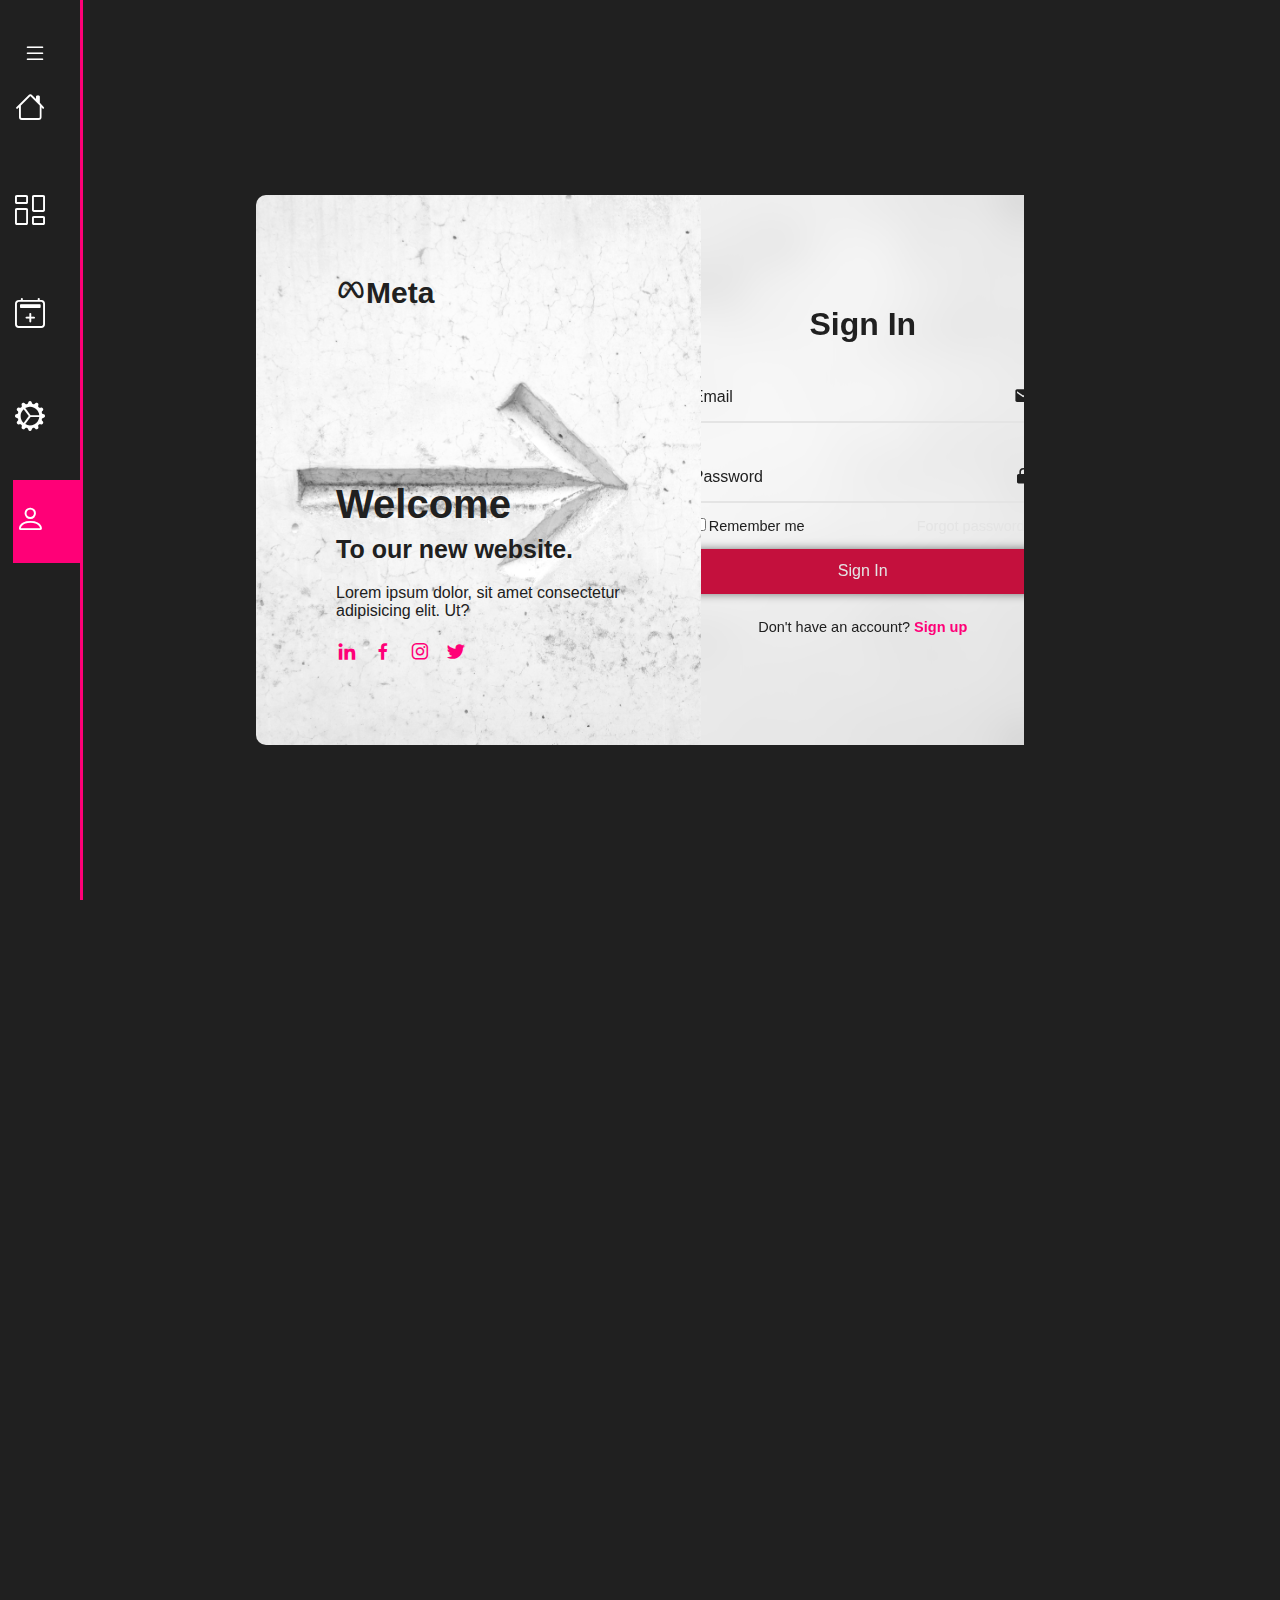
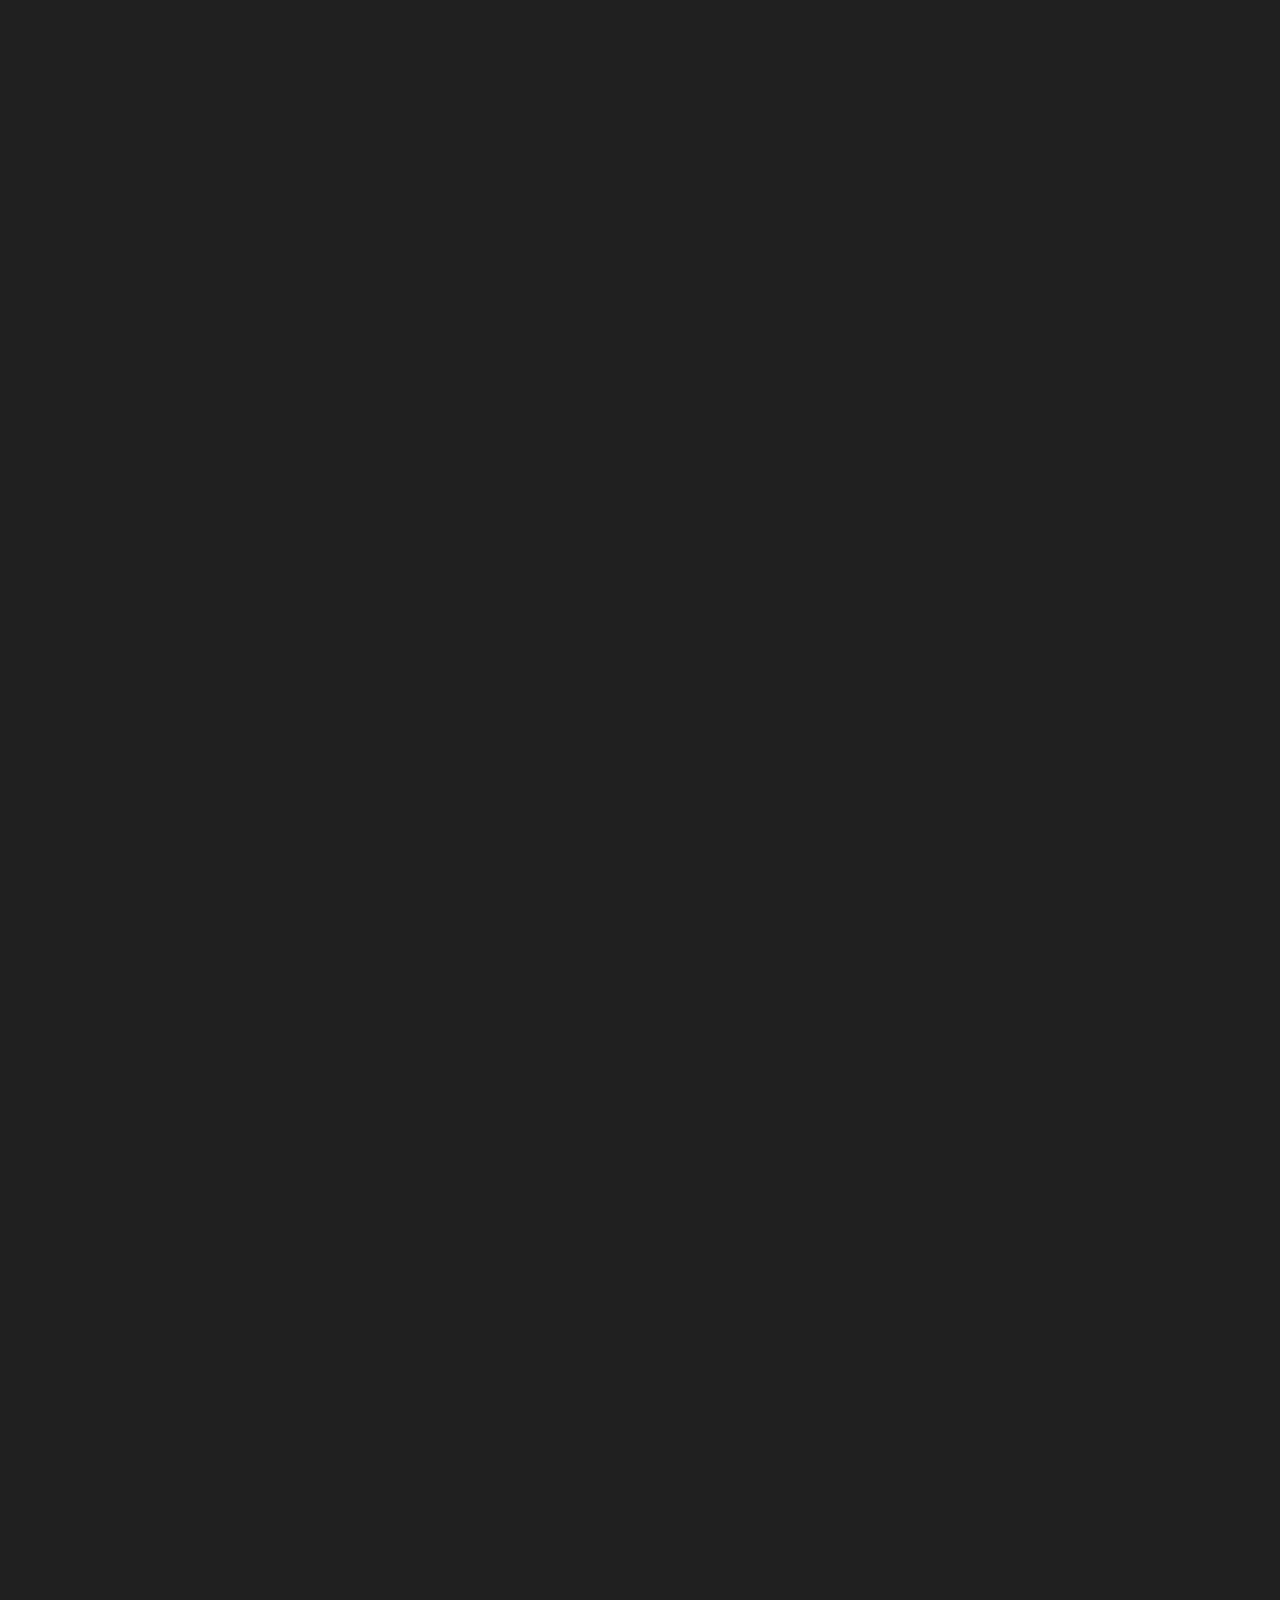
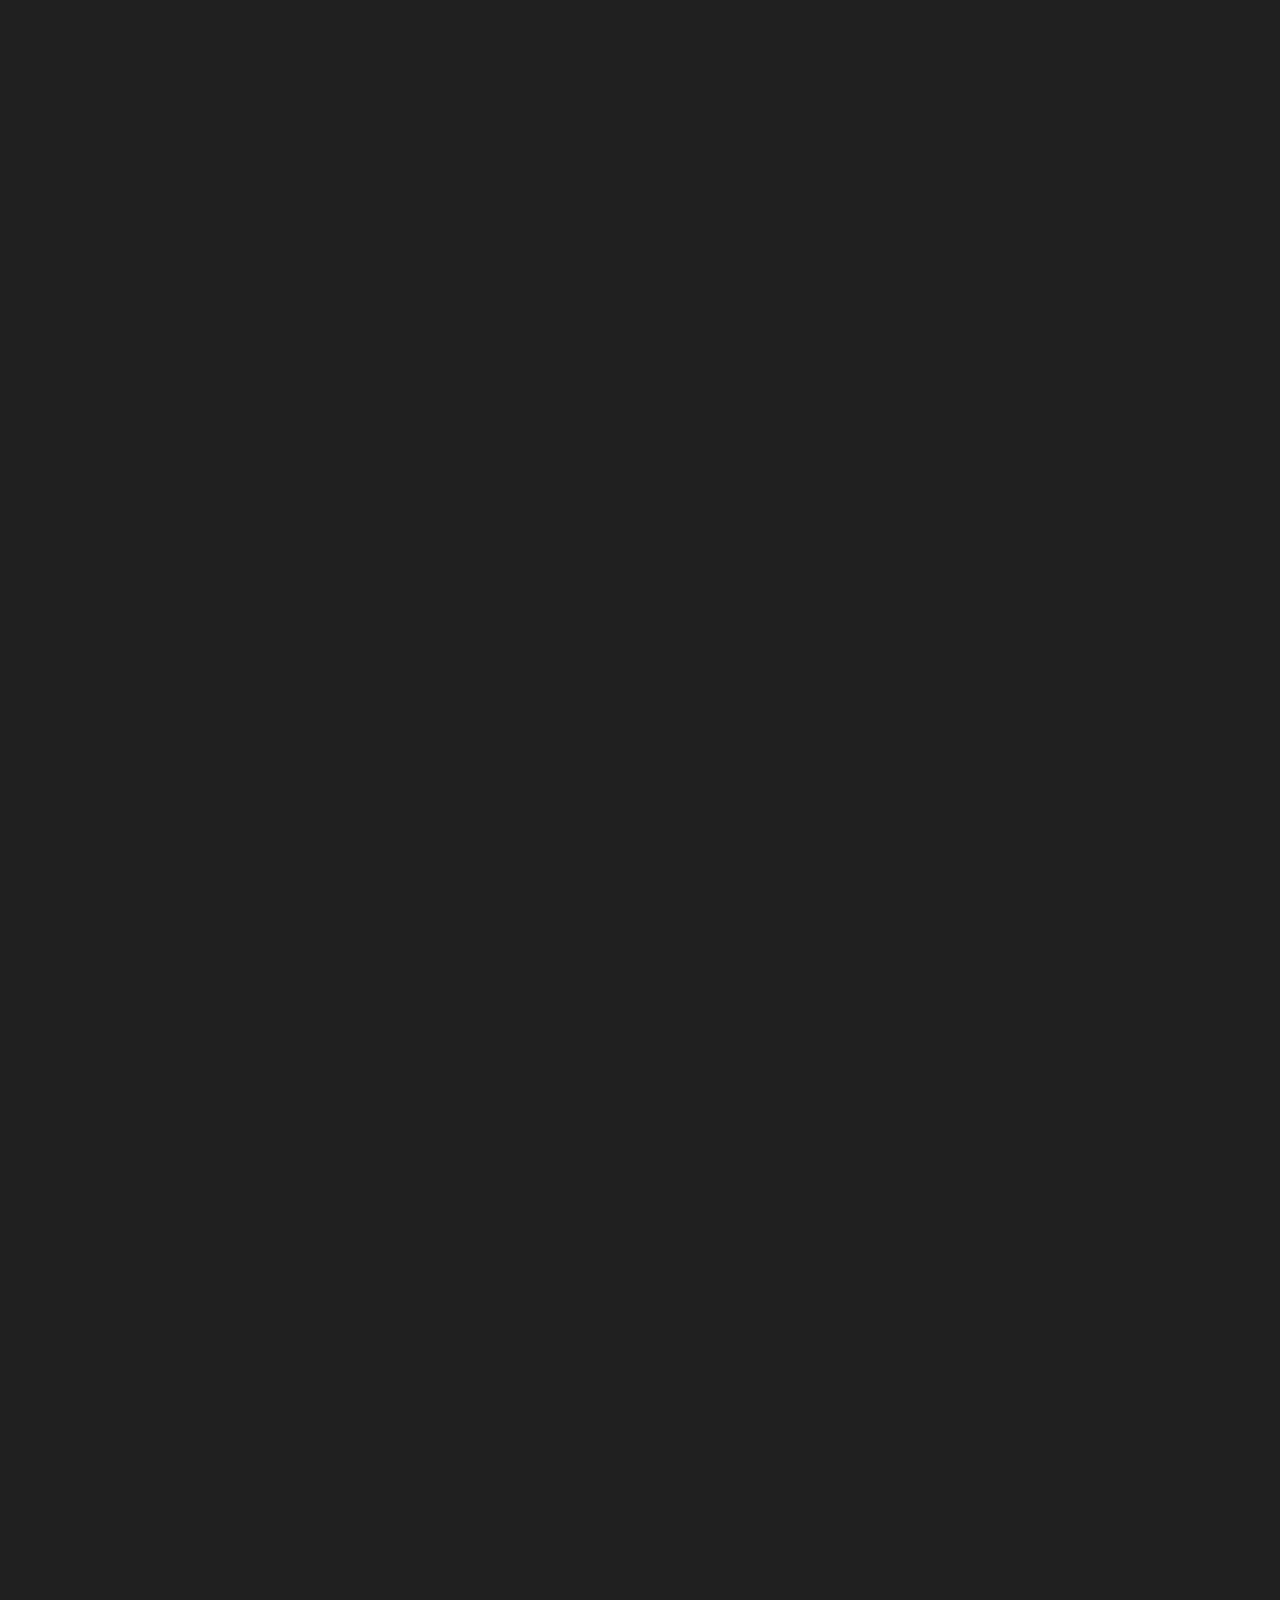
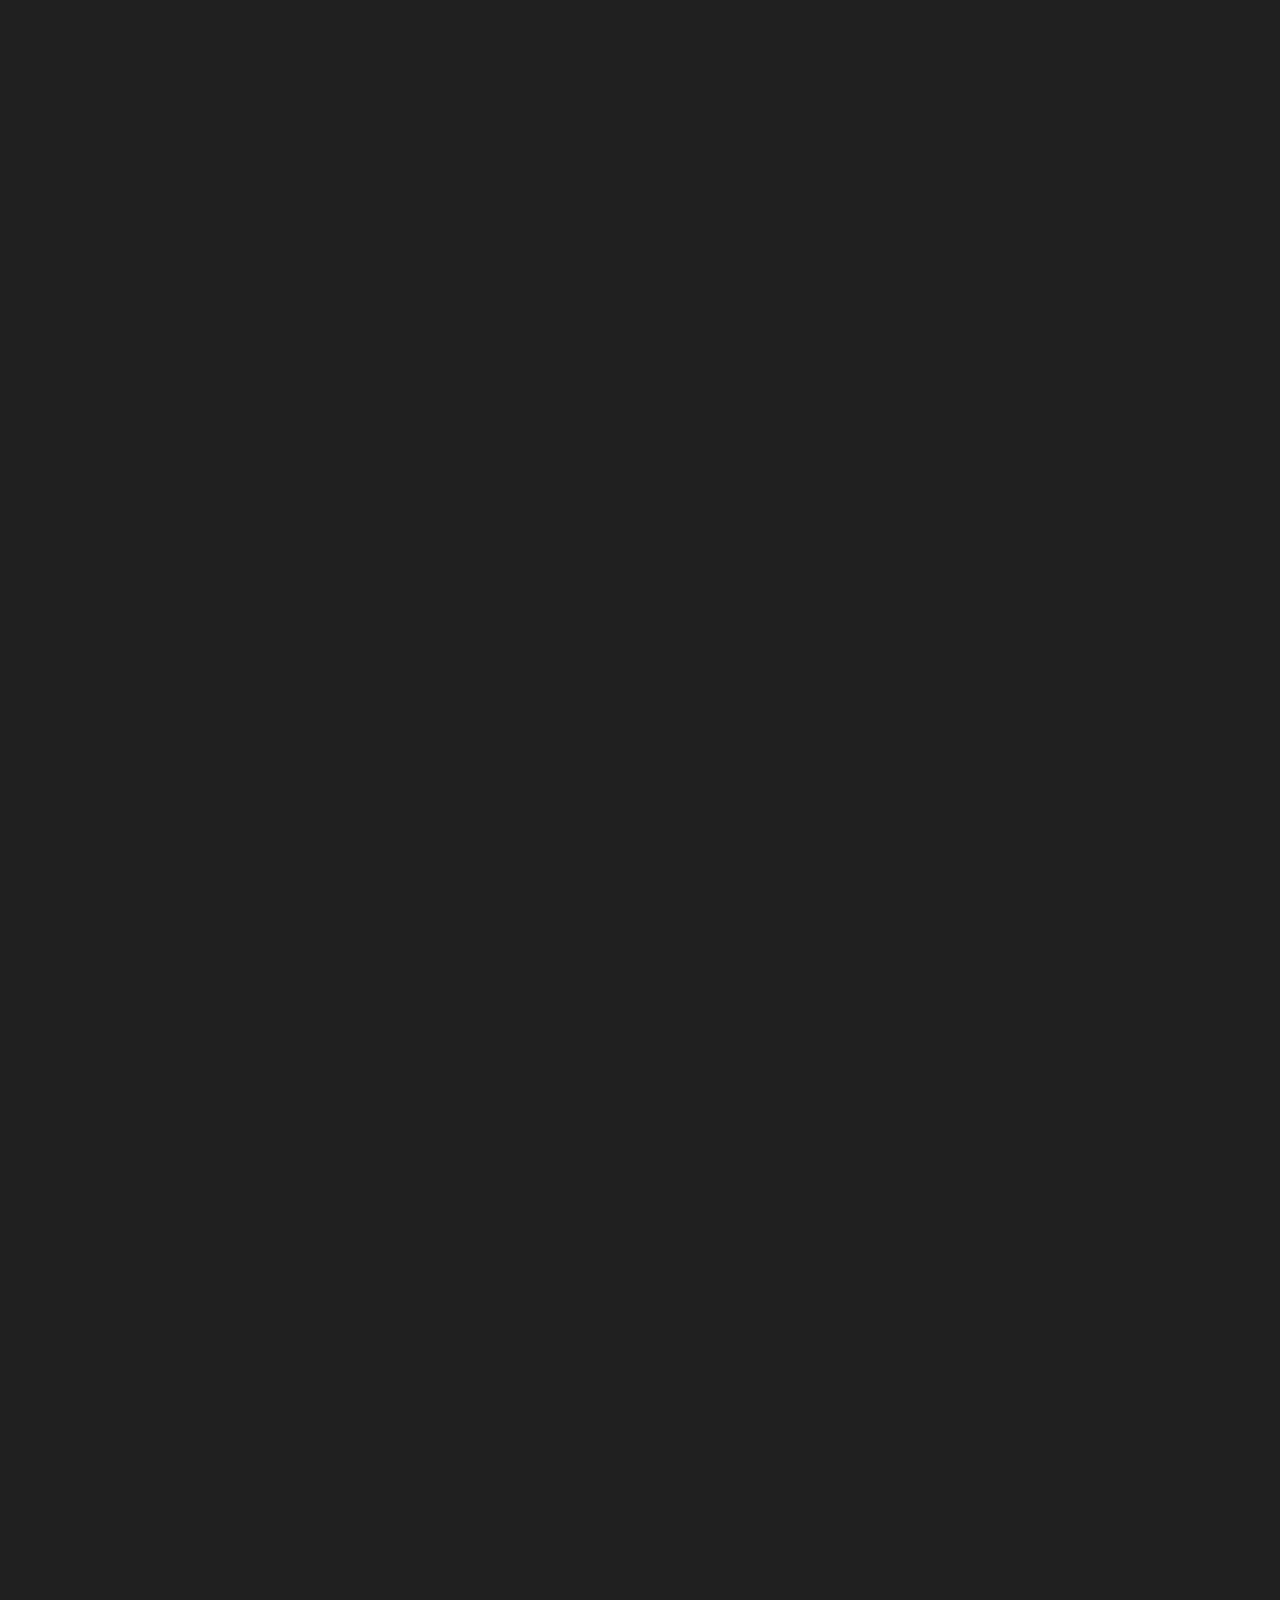
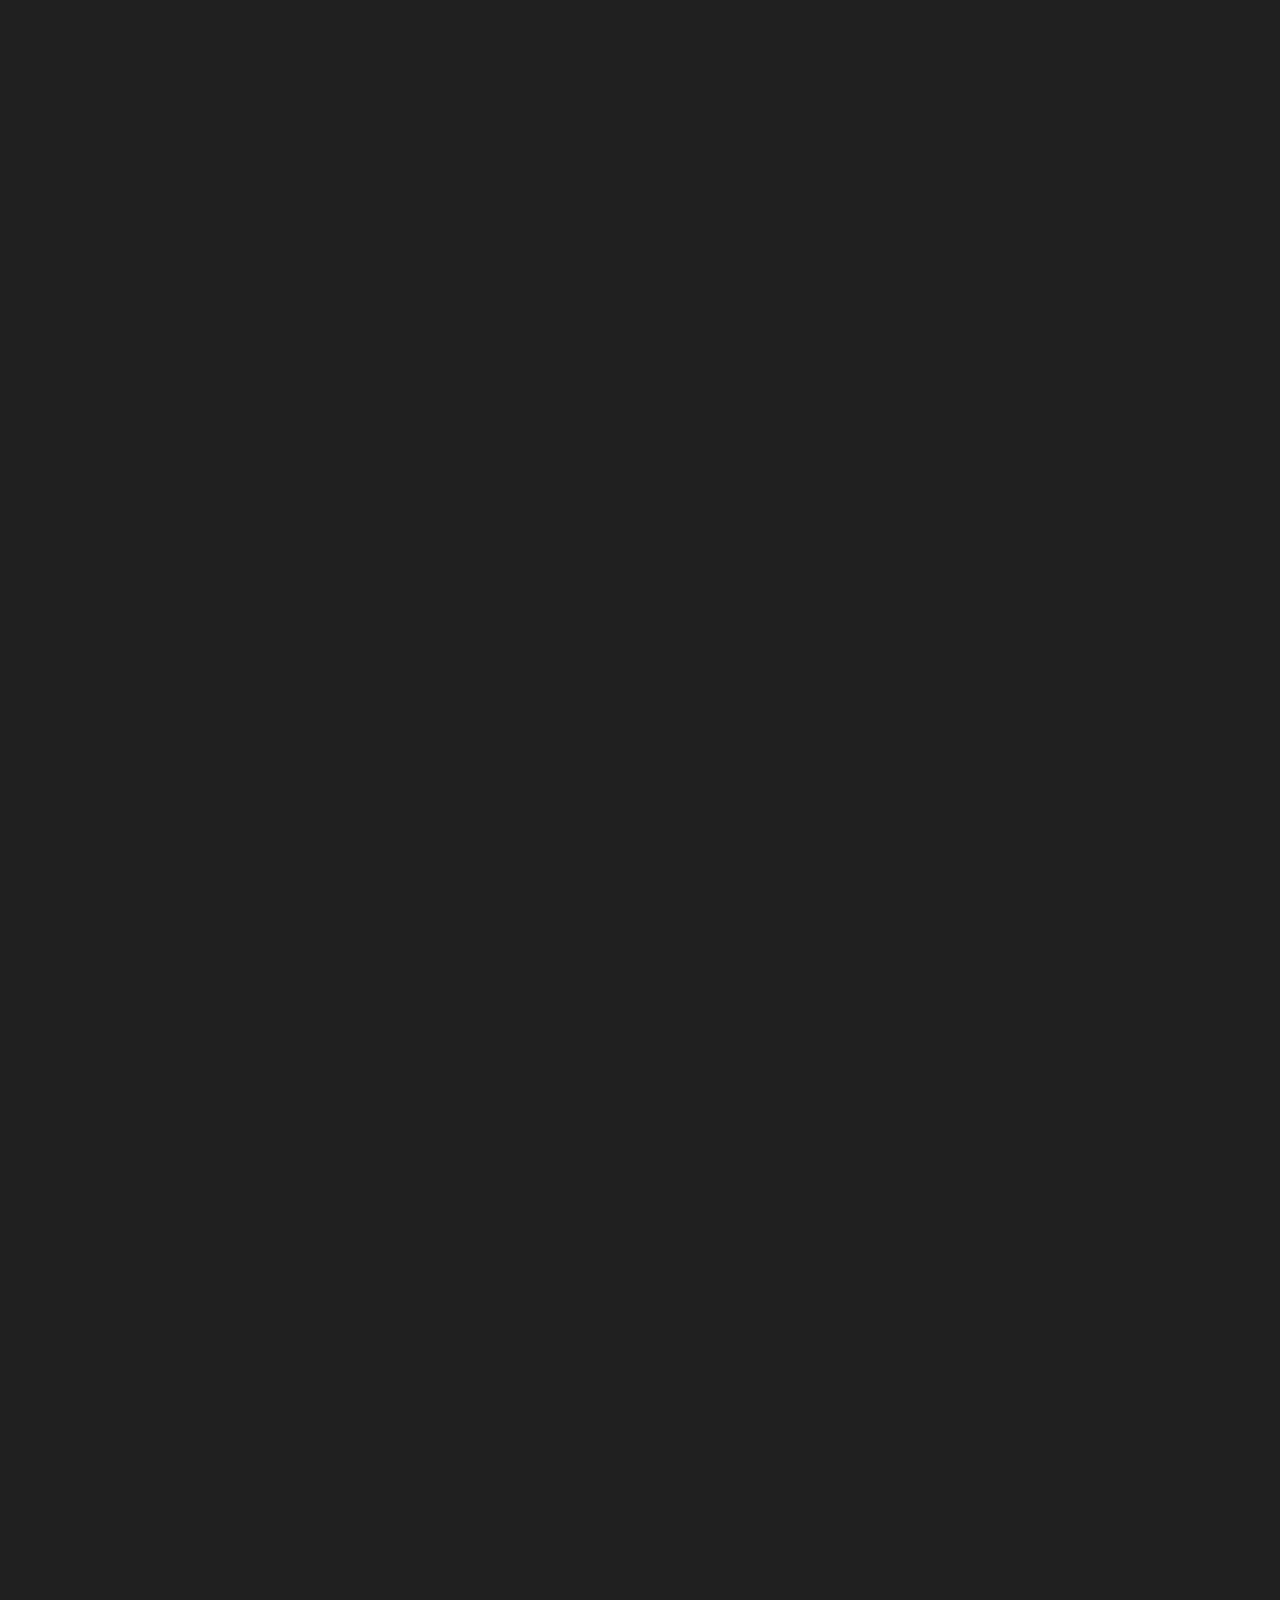
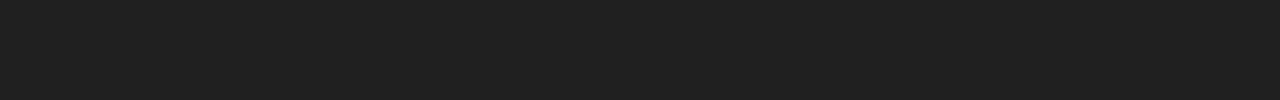
<file: login.html>
<!DOCTYPE html>
<html lang="en">
<head>
    <meta charset="UTF-8">
    <meta name="viewport" content="width=device-width, initial-scale=1.0">
    <link rel="stylesheet" href="https://cdn.jsdelivr.net/npm/bootstrap-icons@1.11.1/font/bootstrap-icons.css">
    <link href='https://unpkg.com/boxicons@2.1.4/css/boxicons.min.css' rel='stylesheet'>
    <link rel="stylesheet" href="style.css"> 
    <title>WEB - 2º Sem</title>
</head>
<body>
    <nav class="menu-lateral">

        <div class="btn-expandir">
            <i class="bi bi-list" id="btn-exp"></i>
        </div>

        <ul>
            <li class="item-menu">
                <a href="index.html">
                    <span class="icon"><i class="bi bi-house"></i></span>
                    <span class="txt-link">Home</span>
                </a>
            </li>
            <li class="item-menu">
                <a href="">
                    <span class="icon"><i class="bi bi-columns-gap"></i></span>
                    <span class="txt-link">Dashboard</span>
                </a>
            </li>
            <li class="item-menu">
                <a href="">
                    <span class="icon"><i class="bi bi-calendar2-plus"></i></span>
                    <span class="txt-link">Calendar</span>
                </a>
            </li>
            <li class="item-menu">
                <a href="">
                    <span class="icon"><i class="bi bi-gear-wide-connected"></i></span>
                    <span class="txt-link">Configurações</span>
                </a>
            </li>
            <li class="item-menu ativo">
                <a href="login.html">
                    <span class="icon"><i class="bi bi-person"></i></span>
                    <span class="txt-link">Login</span>
                </a>
            </li>
        </ul>
    </nav>
    
    <div class="container">
        <div class="content">
            <h2 class="logo"><i class='bx bxl-meta'></i>Meta</h2>

            <div class="text-sci">
                <h2>Welcome<br><span>To our new website.</span></h2>
                <p>Lorem ipsum dolor, sit amet consectetur adipisicing elit. Ut?</p>

                <div class="social-icons">
                    <a href="#"><i class='bx bxl-linkedin' ></i></a>
                    <a href="#"><i class='bx bxl-facebook' ></i></a>
                    <a href="#"><i class='bx bxl-instagram' ></i></a>
                    <a href="#"><i class='bx bxl-twitter' ></i></a>
                </div>
            </div>
        </div>

        <div class="logreg-box">
            <div class="form-box login">
                <form action="#">
                    <h2>Sign In</h2>

                    <div class="input-box">
                        <span class="icon"><i class='bx bxs-envelope'></i></span>
                        <input type="email" required>
                        <label>Email</label>
                    </div>

                    <div class="input-box">
                        <span class="icon"><i class='bx bxs-lock-alt' ></i></span>
                        <input type="password" required>
                        <label>Password</label>
                    </div>

                    <div class="remember-forgot">
                        <label><input type="checkbox">Remember me</label>
                        <a href="#">Forgot password?</a>
                    </div>

                    <button type="submit" class="btn">Sign In</button>

                    <div class="login-register">
                        <p>Don't have an account? <a href="#" class="register-link">Sign up</a></p>
                    </div>
                </form>
            </div>

            <div class="form-box register">
                <form action="#">
                    <h2>Sign Up</h2>

                    <div class="input-box">
                        <span class="icon"><i class='bx bxs-user'></i></span>
                        <input type="email" required>
                        <label>Name</label>
                    </div>

                    <div class="input-box">
                        <span class="icon"><i class='bx bxs-envelope'></i></span>
                        <input type="email" required>
                        <label>Email</label>
                    </div>

                    <div class="input-box">
                        <span class="icon"><i class='bx bxs-lock-alt' ></i></span>
                        <input type="password" required>
                        <label>Password</label>
                    </div>

                    <div class="remember-forgot">
                        <label><input type="checkbox">I agree to the terms & conditions</label>
                    </div>

                    <button type="submit" class="btn">Sign In</button>

                    <div class="login-register">
                        <p>Already have an account? <a href="#" class="login-link">Sign in</a></p>
                    </div>
                </form>
            </div>
        </div>
    </div>

    <script src="login.js"></script>
    <script src="script.js"></script>
</body>
</html>
</file>
<file: style.css>
@import url('https://fonts.googleapis.com/css2?family=Outfit:wght@100;200;300;400;500&display=swap');

*{
     margin: 0;
     padding: 0;
     box-sizing: border-box;
     font-family: 'Outift', sans-serif;
}

body {
    height: 900vh;
    background: #202020;  
}

nav.menu-lateral {
    width: 80px;
    height: 100%;
    background-color: #202020;
    padding: 40px 0 40px 1%;
    box-shadow: 3px 0 0 #ff0077;

    position: fixed;
    top: 0;
    left: 0;
    overflow: hidden;
    transition: .5s;
}

nav.menu-lateral.expandir {
    width: 300px;
}

.btn-expandir {
    width: 100%;
    padding-left: 10px;
}

.btn-expandir > i {
    color: #fff;
    font-size: 24px;
    cursor: pointer;
}

ul {
    height: 100%;
    list-style-type: none;
}

ul li.item-menu {
    transition: .2s;
}

ul li.ativo {
    background-color: #ff0077;
}

ul li.item-menu:hover {
    background: #ff0077;
}

ul li.item-menu a {
    color: #fff;
    text-decoration: none;
    font-size: 20px;
    padding: 20px 4%;
    display: flex;
    margin-bottom: 20px;
    line-height: 40px;
}

ul li.item-menu a .txt-link {
    margin-left: 70px;
    transition: .8s;
    opacity: 0;
}

nav.menu-lateral.expandir .txt-link {
    margin-left: 40px;
    opacity: 1;
}

ul li.item-menu a .icon > i {
    font-size: 30px;
}

.container {
    position: absolute;
    top: 50%;
    left: 50%;
    transform: translate(-50%, -50%);
    width: 60%;
    height: 550px;
    background: url('background.jpg') no-repeat;
    background-size: cover;
    background-position: center;
    border-radius: 10px;
    margin-top: 20px;
}

.container .content {
    position: absolute;
    top: 0;
    left: 0;
    width: 58%;
    height: 100%;
    background: transparent;
    padding: 80px;
    color: #202020;
    display: flex;
    justify-content: space-between;
    flex-direction: column;
}   

.container .logo {
    font-size: 30px;
}

.text-sci h2 {
    font-size: 40px;
    line-height: 1;
}

.text-sci h2 span {
    font-size: 25px;
}

.text-sci p {
    font-size: 16px;
    margin: 20px 0;
}

.social-icons a i {
    font-size: 22px;
    color: #ff0077;
    margin-right: 10px;
    transition: .5s ease;
}

.social-icons a:hover i {
    transform: scale(1.2);
}

.container .logreg-box {
    position: absolute;
    top: 0;
    right: 0;
    width: calc(100% - 58%);
    height: 100%;
    background: transparent;
    backdrop-filter: blur(20px);
    overflow: hidden;
}

.logreg-box .form-box {
    position: absolute;
    display: flex;
    justify-content: center;
    align-items: center;
    width: 100%;
    height: 100%;
    background: transparent;
    border-top-right-radius: 10px;
    border-bottom-right-radius: 10px;
    color: #202020;
}

.logreg-box .form-box.login {
    transform: translateX(0);
    transition: transform .6s ease;
    transition-delay: .7s;
}

.logreg-box.active .form-box.login {
    transform: translateX(430px);
    transition-delay: 0s;
}

.logreg-box .form-box.register {
    transform: translateX(430px);
    transition: transform .6s ease;
    transition-delay: 0s;
}

.logreg-box.active .form-box.register {
    transform: translateX(0);
    transition-delay: .7s;
}

.form-box h2 {
    font-size: 32px;
    text-align: center;
}

.form-box .input-box {
    position: relative;
    width: 340px;
    height: 50px;
    border-bottom: 2px solid #e4e4e4;
    margin: 30px 0;
}

.input-box input {
    width: 100%;
    height: 100%;
    background: transparent;
    border: none;
    outline: none;
    font-size: 16px;
    color: #e4e4e4;
}

.input-box label {
    position: absolute;
    top: 50%;
    left: 0;
    transform: translateY(-50%);
    font-size: 16px;
    font-weight: 500;
    pointer-events: none;
    transition: .5s ease;
}

.input-box input:focus~label,
.input-box input:valid~label {
    top: -5px;
}

.input-box .icon {
    position: absolute;
    top: 13px;
    right: 0;
    font-size: 19px;
}

.form-box .remember-forgot {
    font-size: 14.5px;
    font-weight: 500;
    margin: -15px 0 15px;
    display: flex;
    justify-content: space-between;
}

.remember-forgot label input {
    accent-color: #e4e4e4;
    margin-right: 3px;
}

.remember-forgot a {
    color: #e4e4e4;
    text-decoration: none;
}

.remember-forgot a:hover {
    text-decoration: underline;
}

.btn {
    width: 100%;
    height: 45px;
    background: #c4103d;
    border: none;
    outline: none;
    border-radius: 4px;
    cursor: pointer;
    font-size: 16px;
    color: #e4e4e4;
    font-weight: 500;
    box-shadow: 0 0 10px rgba(0, 0, 0, .5);
}

.form-box .login-register {
    font-size: 14.5px;
    font-weight: 500;
    text-align: center;
    margin-top: 25px;
}

.login-register p a {
    color: #ff0077;
    font-weight: 600;
    text-decoration: none;
}

.login-register p a:hover {
    text-decoration: underline;
}
</file>
